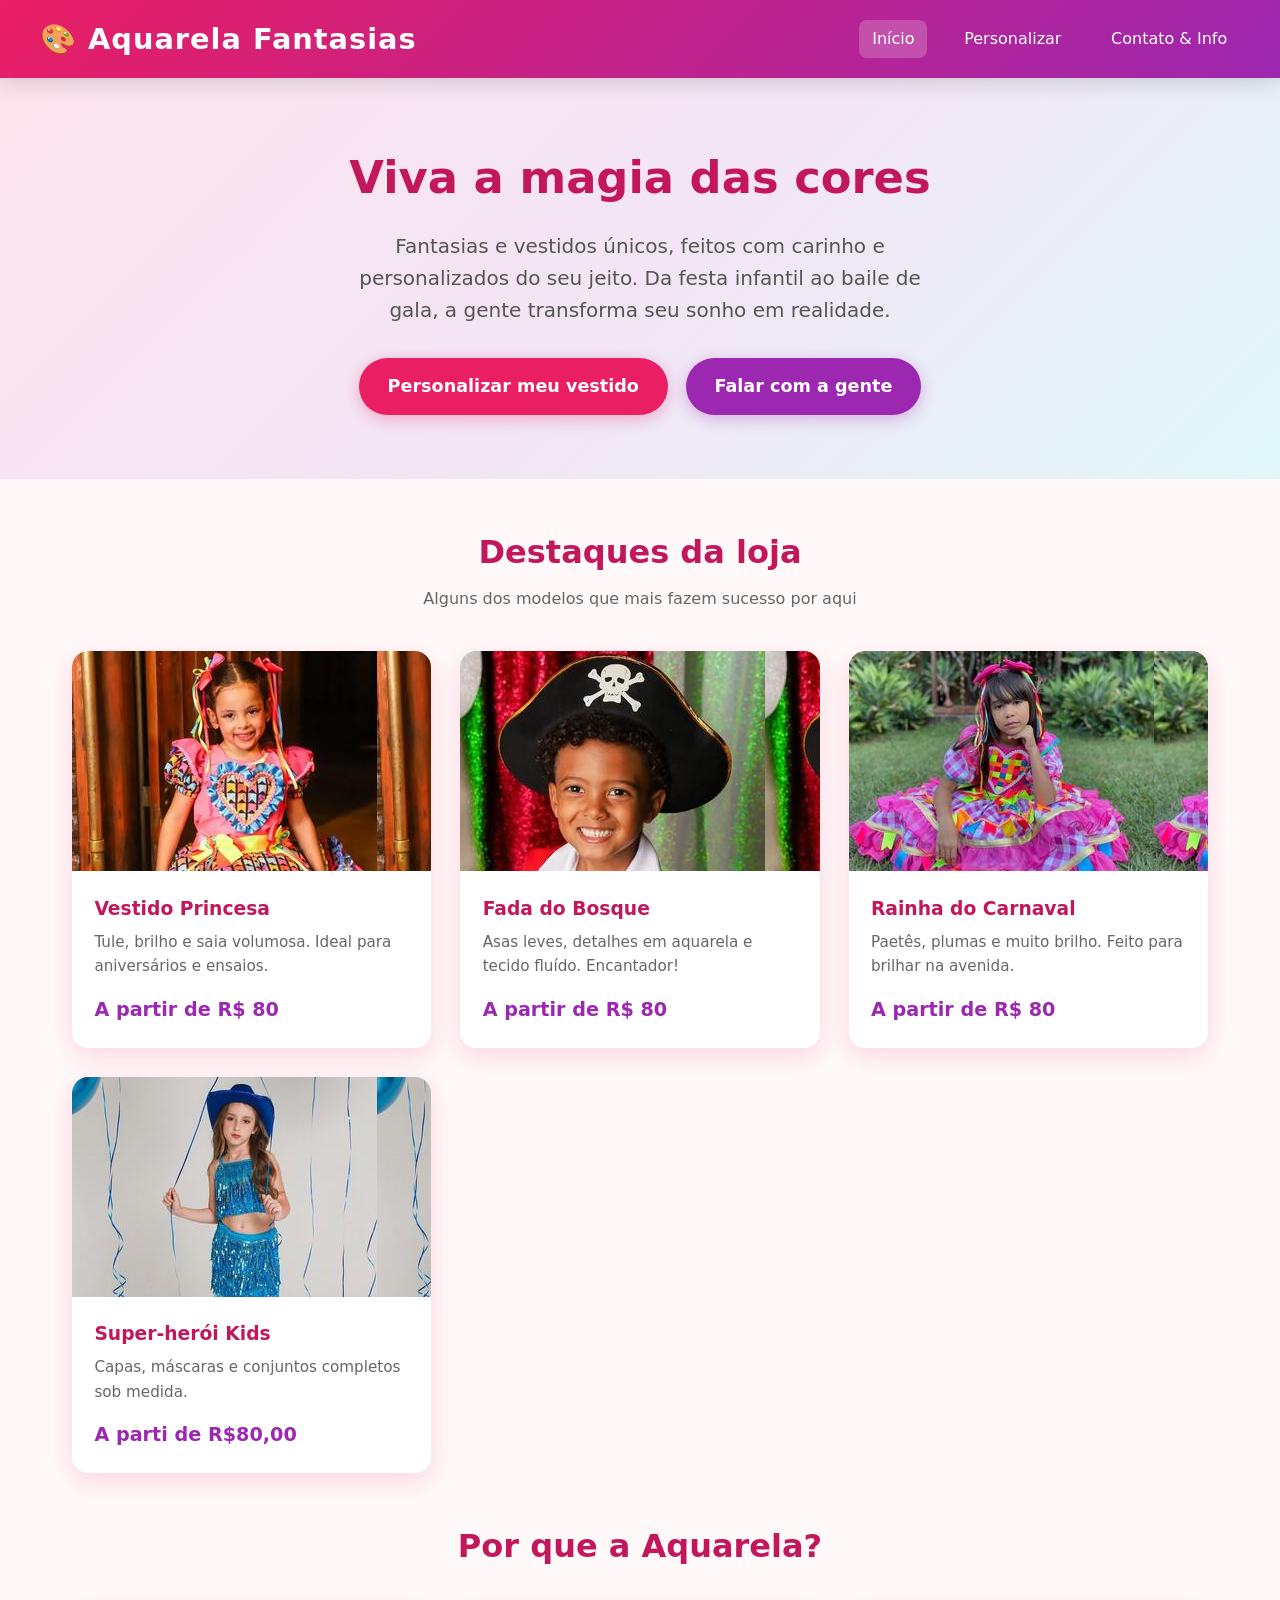
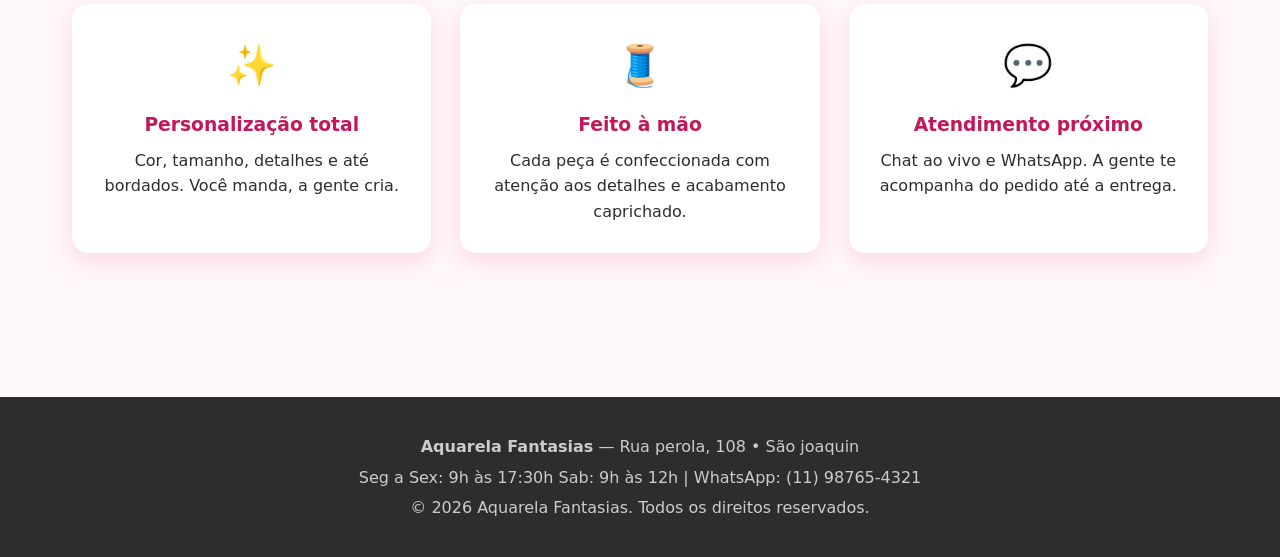
<file: index.html>
<!DOCTYPE html>
<html lang="pt-BR">
<head>
  <meta charset="UTF-8">
  <meta name="viewport" content="width=device-width, initial-scale=1.0">
  <title>Aquarela Fantasias | Loja de Fantasias e Vestidos</title>
  <link rel="stylesheet" href="style.css">
</head>
<body>
  <header>
    <div class="header-content">
      <a href="index.html" class="logo">🎨 Aquarela Fantasias</a>
      <nav>
        <a href="index.html" class="active">Início</a>
        <a href="personalizar.html">Personalizar</a>
        <a href="contato.html">Contato & Info</a>
      </nav>
    </div>
  </header>

  <section class="hero">
    <h1>Viva a magia das cores</h1>
    <p>Fantasias e vestidos únicos, feitos com carinho e personalizados do seu jeito. Da festa infantil ao baile de gala, a gente transforma seu sonho em realidade.</p>
    <a href="personalizar.html" class="btn">Personalizar meu vestido</a>
    <a href="contato.html" class="btn btn-secondary" style="margin-left: 0.8rem;">Falar com a gente</a>
  </section>

  <section class="container">
    <h2 class="section-title">Destaques da loja</h2>
    <p class="section-subtitle">Alguns dos modelos que mais fazem sucesso por aqui</p>

    <div class="cards">
      <div class="card">
        <div class="card-img"></div>
        <div class="card-body">
          <h3>Vestido Princesa</h3>
          <p>Tule, brilho e saia volumosa. Ideal para aniversários e ensaios.</p>
          <div class="price">A partir de R$ 80</div>
        </div>
      </div>
      <div class="card">
        <div class="card-img2"></div>
        <div class="card-body">
          <h3>Fada do Bosque</h3>
          <p>Asas leves, detalhes em aquarela e tecido fluído. Encantador!</p>
          <div class="price">A partir de R$ 80</div>
        </div>
      </div>
      <div class="card">
        <div class="card-img3"></div>
        <div class="card-body">
          <h3>Rainha do Carnaval</h3>
          <p>Paetês, plumas e muito brilho. Feito para brilhar na avenida.</p>
          <div class="price">A partir de R$ 80</div>
        </div>
      </div>
      <div class="card">
        <div class="card-img4"></div>
        <div class="card-body">
          <h3>Super-herói Kids</h3>
          <p>Capas, máscaras e conjuntos completos sob medida.</p>
          <div class="price">A parti de R$80,00</div>
        </div>
      </div>
    </div>
  </section>

  <section class="container" style="padding-top: 0;">
    <h2 class="section-title">Por que a Aquarela?</h2>
    <div class="info-grid" style="margin-top: 2rem;">
      <div class="info-card">
        <div class="icon">✨</div>
        <h3>Personalização total</h3>
        <p>Cor, tamanho, detalhes e até bordados. Você manda, a gente cria.</p>
      </div>
      <div class="info-card">
        <div class="icon">🧵</div>
        <h3>Feito à mão</h3>
        <p>Cada peça é confeccionada com atenção aos detalhes e acabamento caprichado.</p>
      </div>
      <div class="info-card">
        <div class="icon">💬</div>
        <h3>Atendimento próximo</h3>
        <p>Chat ao vivo e WhatsApp. A gente te acompanha do pedido até a entrega.</p>
      </div>
    </div>
  </section>

      

  <footer>
    <p><strong>Aquarela Fantasias</strong> — Rua perola, 108 • São joaquin</p>
    <p>Seg a Sex: 9h às 17:30h
      Sab: 9h às 12h | WhatsApp: (11) 98765-4321</p>
    <p>© 2026 Aquarela Fantasias. Todos os direitos reservados.</p>
  </footer>

</body>
</html>
</file>
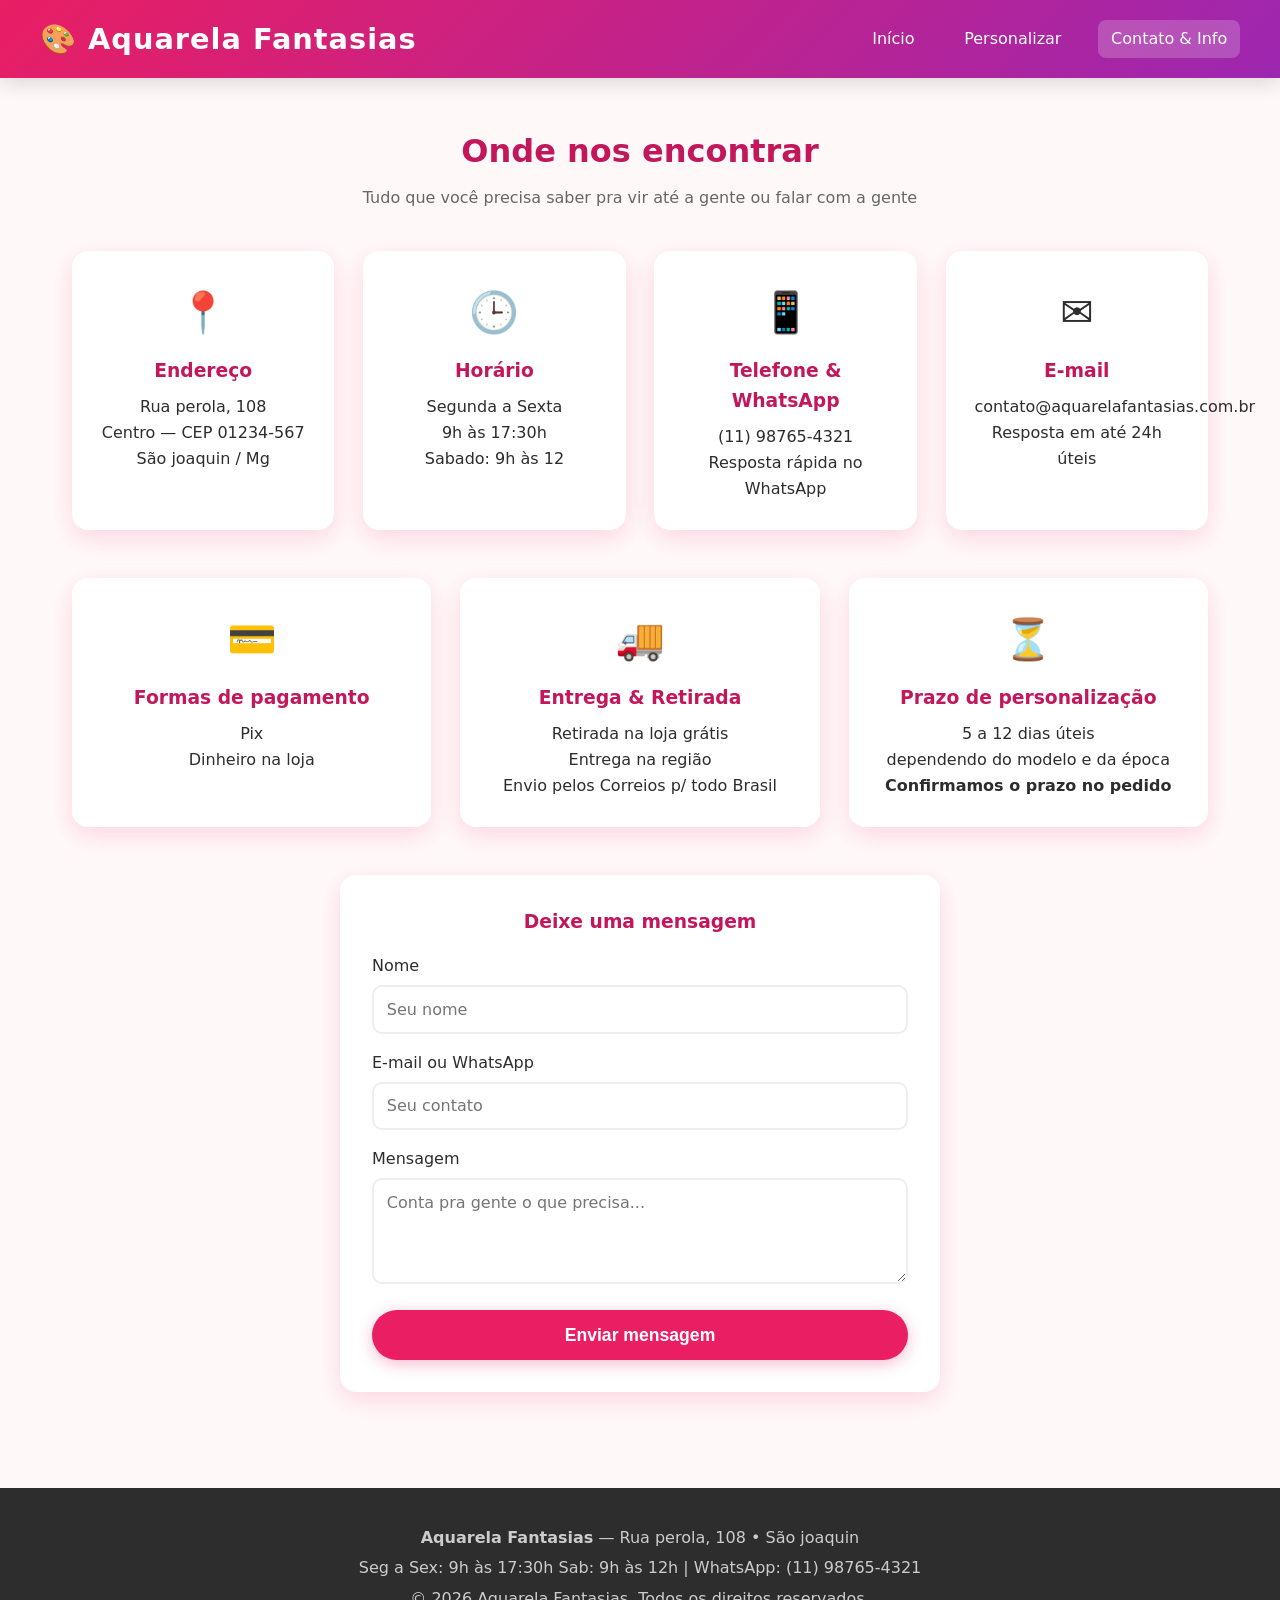
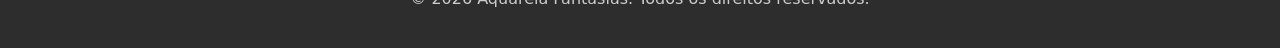
<file: contato.html>
<!DOCTYPE html>
<html lang="pt-BR">
<head>
  <meta charset="UTF-8">
  <meta name="viewport" content="width=device-width, initial-scale=1.0">
  <title>Contato & Informações | Aquarela Fantasias</title>
  <link rel="stylesheet" href="style.css">
</head>
<body>
  <header>
    <div class="header-content">
      <a href="index.html" class="logo">🎨 Aquarela Fantasias</a>
      <nav>
        <a href="index.html">Início</a>
        <a href="personalizar.html">Personalizar</a>
        <a href="contato.html" class="active">Contato & Info</a>
      </nav>
    </div>
  </header>

  <section class="container">
    <h2 class="section-title">Onde nos encontrar</h2>
    <p class="section-subtitle">Tudo que você precisa saber pra vir até a gente ou falar com a gente</p>

    <div class="info-grid">
      <div class="info-card">
        <div class="icon">📍</div>
        <h3>Endereço</h3>
        <p>Rua perola, 108<br>Centro — CEP 01234-567<br>São joaquin / Mg</p>
      </div>
      <div class="info-card">
        <div class="icon">🕒</div>
        <h3>Horário</h3>
        <p>Segunda a Sexta<br>9h às 17:30h<br>Sabado: 9h às 12</p>
      </div>
      <div class="info-card">
        <div class="icon">📱</div>
        <h3>Telefone & WhatsApp</h3>
        <p>(11) 98765-4321<br>Resposta rápida no WhatsApp<br></p>
      </div>
      <div class="info-card">
        <div class="icon">✉️</div>
        <h3>E-mail</h3>
        <p>contato@aquarelafantasias.com.br<br>Resposta em até 24h úteis</p>
      </div>
    </div>

    <div class="info-grid" style="margin-top: 1rem;">
      <div class="info-card">
        <div class="icon">💳</div>
        <h3>Formas de pagamento</h3>
        <p>Pix <br>Dinheiro na loja</p>
      </div>
      <div class="info-card">
        <div class="icon">🚚</div>
        <h3>Entrega & Retirada</h3>
        <p>Retirada na loja grátis<br>Entrega na região<br>Envio pelos Correios p/ todo Brasil</p>
      </div>
      <div class="info-card">
        <div class="icon">⏳</div>
        <h3>Prazo de personalização</h3>
        <p>5 a 12 dias úteis<br>dependendo do modelo e da época<br><strong>Confirmamos o prazo no pedido</strong></p>
      </div>
    </div>

    <div style="max-width: 600px; margin: 3rem auto 0; background: white; padding: 2rem; border-radius: 16px; box-shadow: 0 8px 24px rgba(233,30,99,0.15);">
      <h3 style="color: #c2185b; margin-bottom: 1rem; text-align: center;">Deixe uma mensagem</h3>

      <form id="contactForm" onsubmit="return enviarForm(event)">
  <label>Nome</label>
  <input type="text" id="nome" required placeholder="Seu nome">
  
  <label style="display:block; margin-top:1rem;">E-mail ou WhatsApp</label>
  <input type="text" id="contato" required placeholder="Seu contato">
  
  <label style="display:block; margin-top:1rem;">Mensagem</label>
  <textarea id="mensagem" rows="4" required placeholder="Conta pra gente o que precisa..."></textarea>
  
  <button type="submit" class="btn" style="width:100%; margin-top:1.2rem;" onclick="abrirWhatsApp()">Enviar mensagem</button>
      </form>
      
      <p id="formFeedback" style="text-align:center; margin-top:1rem; color:#4caf50; display:none;">Mensagem enviada! A gente te responde em breve 💖</p>
    </div>
  </section>

  <div class="chat-widget">
    <div class="chat-box" id="chatBox">
      <div class="chat-header">
        <span>💬 Atendimento Aquarela</span>
        <button id="chatClose" aria-label="Fechar">×</button>
      </div>
      <div class="chat-messages" id="chatMessages"></div>
      <div class="chat-input-area">
        <input type="text" id="chatInput" placeholder="Digite sua mensagem..." autocomplete="off">
        <button id="chatSend">➤</button>
      </div>
    </div>
    
  </div>

  <footer>
    <p><strong>Aquarela Fantasias</strong> — Rua perola, 108 • São joaquin</p>
    <p>Seg a Sex: 9h às 17:30h
      Sab: 9h às 12h | WhatsApp: (11) 98765-4321</p>
    <p>© 2026 Aquarela Fantasias. Todos os direitos reservados.</p>
  </footer>

 
  <script>
  function enviarForm(event) {
    event.preventDefault(); // impede a página de recarregar

    const nome = document.getElementById('nome').value;
    const contato = document.getElementById('contato').value;
    const mensagem = document.getElementById('mensagem').value;

    // Aqui você pode mandar pro WhatsApp, e-mail, ou só mostrar um alert por enquanto

    // Mostra o feedback
    document.getElementById('formFeedback').style.display = 'block';
    
    // Limpa o formulário
    document.getElementById('contactForm').reset();

    return false;
  }

    
function abrirWhatsApp() {

  const nome = document.getElementById("nome").value
  const contato = document.getElementById("contato").value
  const msg = document.getElementById("mensagem").value

  
    const mensagem = encodeURIComponent("Olá! Vim pelo site."
"nome: "+ nome
"contato: "+ contato
"mensagem: "+ mensagem);
    window.location.href = "https://wa.me/553197521743?text=" + mensagem;
}
</script>
</body>
</html>
</file>
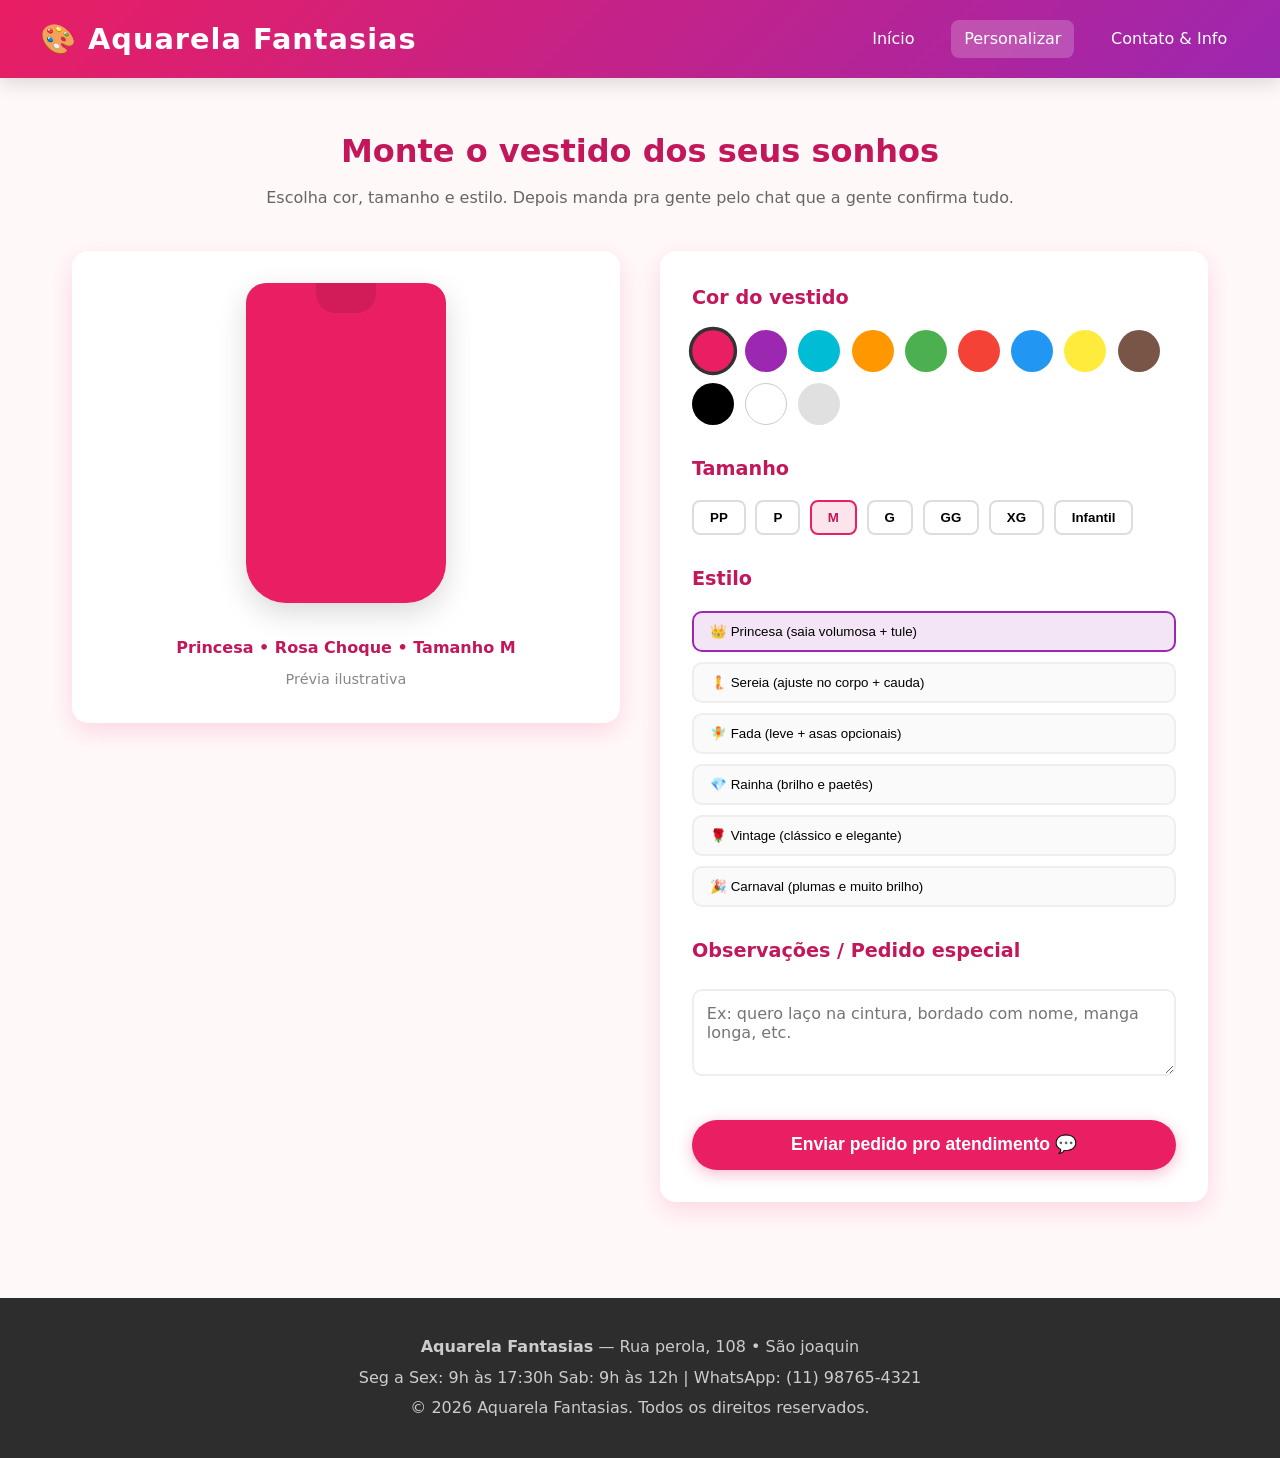
<file: personalizar.html>
<!DOCTYPE html>
<html lang="pt-BR">
<head>
  <meta charset="UTF-8">
  <meta name="viewport" content="width=device-width, initial-scale=1.0">
  <title>Personalizar Vestido | Aquarela Fantasias</title>
  <link rel="stylesheet" href="style.css">
</head>
<body>
  <header>
    <div class="header-content">
      <a href="index.html" class="logo">🎨 Aquarela Fantasias</a>
      <nav>
        <a href="index.html">Início</a>
        <a href="personalizar.html" class="active">Personalizar</a>
        <a href="contato.html">Contato & Info</a>
      </nav>
    </div>
  </header>

  <section class="container">
    <h2 class="section-title">Monte o vestido dos seus sonhos</h2>
    <p class="section-subtitle">Escolha cor, tamanho e estilo. Depois manda pra gente pelo chat que a gente confirma tudo.</p>

    <div class="customizer">
      <div class="preview-box">
        <div class="dress-preview" id="dressPreview" style="background: #e91e63;"></div>
        <p class="preview-label" id="previewLabel">Princesa • Rosa Choque • Tamanho M</p>
        <p style="color:#888; font-size:0.9rem; margin-top:0.5rem;">Prévia ilustrativa</p>
      </div>

      <div class="options">
        <div class="option-group">
          <h3>Cor do vestido</h3>
          <div class="colors">
            <button class="color-btn" data-color="#e91e63" style="background:#e91e63;" title="Rosa Choque"></button>
            <button class="color-btn" data-color="#9c27b0" style="background:#9c27b0;" title="Roxo"></button>
            <button class="color-btn" data-color="#00bcd4" style="background:#00bcd4;" title="Turquesa"></button>
            <button class="color-btn" data-color="#ff9800" style="background:#ff9800;" title="Laranja"></button>
            <button class="color-btn" data-color="#4caf50" style="background:#4caf50;" title="Verde"></button>
            <button class="color-btn" data-color="#f44336" style="background:#f44336;" title="Vermelho"></button>
            <button class="color-btn" data-color="#2196f3" style="background:#2196f3;" title="Azul"></button>
            <button class="color-btn" data-color="#ffeb3b" style="background:#ffeb3b;" title="Amarelo"></button>
            <button class="color-btn" data-color="#795548" style="background:#795548;" title="Marrom"></button>
            <button class="color-btn" data-color="#000000" style="background:#000000;" title="Preto"></button>
            <button class="color-btn" data-color="#ffffff" style="background:#ffffff; border:1px solid #ccc;" title="Branco"></button>
            <button class="color-btn" data-color="#e0e0e0" style="background:#e0e0e0;" title="Prata"></button>
          </div>
        </div>

        <div class="option-group">
          <h3>Tamanho</h3>
          <div class="sizes">
            <button class="size-btn" data-size="PP">PP</button>
            <button class="size-btn" data-size="P">P</button>
            <button class="size-btn" data-size="M">M</button>
            <button class="size-btn" data-size="G">G</button>
            <button class="size-btn" data-size="GG">GG</button>
            <button class="size-btn" data-size="XG">XG</button>
            <button class="size-btn" data-size="Infantil">Infantil</button>
          </div>
        </div>

        <div class="option-group">
          <h3>Estilo</h3>
          <div class="styles">
            <button class="style-btn" data-style="Princesa">👑 Princesa (saia volumosa + tule)</button>
            <button class="style-btn" data-style="Sereia">🧜 Sereia (ajuste no corpo + cauda)</button>
            <button class="style-btn" data-style="Fada">🧚 Fada (leve + asas opcionais)</button>
            <button class="style-btn" data-style="Rainha">💎 Rainha (brilho e paetês)</button>
            <button class="style-btn" data-style="Vintage">🌹 Vintage (clássico e elegante)</button>
            <button class="style-btn" data-style="Carnaval">🎉 Carnaval (plumas e muito brilho)</button>
          </div>
        </div>

        <div class="option-group">
          <h3>Observações / Pedido especial</h3>
          <textarea id="pedidoTexto" rows="3" placeholder="Ex: quero laço na cintura, bordado com nome, manga longa, etc."></textarea>
        </div>

        <button class="btn" id="btnEnviarPedido" style="width:100%; margin-top:0.5rem;">Enviar pedido pro atendimento 💬</button>
      </div>
    </div>
  </section>


  <footer>
    <p><strong>Aquarela Fantasias</strong> — Rua perola, 108 • São joaquin</p>
    <p>Seg a Sex: 9h às 17:30h
      Sab: 9h às 12h | WhatsApp: (11) 98765-4321</p>
    <p>© 2026 Aquarela Fantasias. Todos os direitos reservados.</p>
  </footer>

 
  <script src="personalizar.js"></script>
</body>
</html>
</file>
<file: style.css>
:root {
  --primary: #e91e63;
  --primary-dark: #c2185b;
  --secondary: #9c27b0;
  --accent: #00bcd4;
  --bg: #fff8f9;
  --text: #2d2d2d;
  --card-bg: #ffffff;
  --shadow: 0 8px 24px rgba(233, 30, 99, 0.15);
  --radius: 16px;
  --font: 'Segoe UI', system-ui, -apple-system, sans-serif;
}

* {
  margin: 0;
  padding: 0;
  box-sizing: border-box;
}

body {
  font-family: var(--font);
  background: var(--bg);
  color: var(--text);
  line-height: 1.6;
  min-height: 100vh;
}

header {
  background: linear-gradient(135deg, var(--primary), var(--secondary));
  color: white;
  padding: 1rem 2rem;
  position: sticky;
  top: 0;
  z-index: 100;
  box-shadow: 0 4px 20px rgba(0,0,0,0.15);
}

.header-content {
  max-width: 1200px;
  margin: 0 auto;
  display: flex;
  justify-content: space-between;
  align-items: center;
  flex-wrap: wrap;
  gap: 1rem;
}

.logo {
  font-size: 1.8rem;
  font-weight: 700;
  letter-spacing: 1px;
  text-decoration: none;
  color: white;
  display: flex;
  align-items: center;
  gap: 0.5rem;
}

nav {
  display: flex;
  gap: 1.5rem;
  flex-wrap: wrap;
}

nav a {
  color: white;
  text-decoration: none;
  font-weight: 500;
  padding: 0.4rem 0.8rem;
  border-radius: 8px;
  transition: background 0.2s;
}

nav a:hover,
nav a.active {
  background: rgba(255,255,255,0.2);
}

.hero {
  background: linear-gradient(135deg, #fce4ec 0%, #f3e5f5 50%, #e0f7fa 100%);
  padding: 4rem 2rem;
  text-align: center;
}

.hero h1 {
  font-size: 2.8rem;
  color: var(--primary-dark);
  margin-bottom: 1rem;
}

.hero p {
  font-size: 1.25rem;
  max-width: 600px;
  margin: 0 auto 2rem;
  color: #555;
}

.btn {
  display: inline-block;
  padding: 0.9rem 1.8rem;
  background: var(--primary);
  color: white;
  border: none;
  border-radius: 50px;
  font-size: 1.1rem;
  font-weight: 600;
  cursor: pointer;
  text-decoration: none;
  transition: transform 0.2s, box-shadow 0.2s, background 0.2s;
  box-shadow: 0 4px 15px rgba(233, 30, 99, 0.3);
}

.btn:hover {
  background: var(--primary-dark);
  transform: translateY(-2px);
  box-shadow: 0 6px 20px rgba(233, 30, 99, 0.4);
}

.btn-secondary {
  background: var(--secondary);
  box-shadow: 0 4px 15px rgba(156, 39, 176, 0.3);
}

.btn-secondary:hover {
  background: #7b1fa2;
}

.container {
  max-width: 1200px;
  margin: 0 auto;
  padding: 3rem 2rem;
}

.section-title {
  text-align: center;
  font-size: 2rem;
  color: var(--primary-dark);
  margin-bottom: 0.5rem;
}

.section-subtitle {
  text-align: center;
  color: #666;
  margin-bottom: 2.5rem;
}

.cards {
  display: grid;
  grid-template-columns: repeat(auto-fill, minmax(280px, 1fr));
  gap: 1.8rem;
}

.card {
  background: var(--card-bg);
  border-radius: var(--radius);
  overflow: hidden;
  box-shadow: var(--shadow);
  transition: transform 0.25s, box-shadow 0.25s;
}

.card:hover {
  transform: translateY(-6px);
  box-shadow: 0 12px 30px rgba(233, 30, 99, 0.2);
}

.card-img {
  height: 220px;
  background-image: url("img1.jpg");
  display: flex;
  align-items: center;
  justify-content: center;
  font-size: 4rem;
  color: white;
  text-shadow: 0 2px 8px rgba(0,0,0,0.2);
}

.card-img2 {
  height: 220px;
  background-image: url("img2.jpg");
  display: flex;
  align-items: center;
  justify-content: center;
  font-size: 4rem;
  color: white;
  text-shadow: 0 2px 8px rgba(0,0,0,0.2);
}

.card-img3 {
  height: 220px;
  background-image: url("img3.jpg");
  display: flex;
  align-items: center;
  justify-content: center;
  font-size: 4rem;
  color: white;
  text-shadow: 0 2px 8px rgba(0,0,0,0.2);
}

.card-img4 {
  height: 220px;
  background-image: url("img4.jpg");
  display: flex;
  align-items: center;
  justify-content: center;
  font-size: 4rem;
  color: white;
  text-shadow: 0 2px 8px rgba(0,0,0,0.2);
}






.card-body {
  padding: 1.4rem;
}

.card-body h3 {
  color: var(--primary-dark);
  margin-bottom: 0.4rem;
}

.card-body p {
  color: #666;
  font-size: 0.95rem;
  margin-bottom: 1rem;
}

.price {
  font-weight: 700;
  color: var(--secondary);
  font-size: 1.2rem;
}

.customizer {
  display: grid;
  grid-template-columns: 1fr 1fr;
  gap: 2.5rem;
  align-items: start;
}

@media (max-width: 800px) {
  .customizer {
    grid-template-columns: 1fr;
  }
}

.preview-box {
  background: white;
  border-radius: var(--radius);
  padding: 2rem;
  box-shadow: var(--shadow);
  text-align: center;
  min-height: 420px;
  display: flex;
  flex-direction: column;
  align-items: center;
  justify-content: center;
}

.dress-preview {
  width: 200px;
  height: 320px;
  border-radius: 20px 20px 40px 40px;
  margin-bottom: 1.5rem;
  transition: background 0.4s, box-shadow 0.4s;
  position: relative;
  box-shadow: 0 10px 30px rgba(0,0,0,0.15);
}

.dress-preview::before {
  content: '';
  position: absolute;
  top: 0;
  left: 50%;
  transform: translateX(-50%);
  width: 60px;
  height: 30px;
  background: inherit;
  border-radius: 0 0 20px 20px;
  filter: brightness(0.9);
}

.preview-label {
  font-weight: 600;
  color: var(--primary-dark);
  margin-top: 0.5rem;
}

.options {
  background: white;
  border-radius: var(--radius);
  padding: 2rem;
  box-shadow: var(--shadow);
}

.options h3 {
  color: var(--primary-dark);
  margin-bottom: 1rem;
  font-size: 1.2rem;
}

.option-group {
  margin-bottom: 1.8rem;
}

.colors {
  display: flex;
  flex-wrap: wrap;
  gap: 0.7rem;
}

.color-btn {
  width: 42px;
  height: 42px;
  border-radius: 50%;
  border: 3px solid transparent;
  cursor: pointer;
  transition: transform 0.2s, border-color 0.2s;
}

.color-btn:hover,
.color-btn.active {
  transform: scale(1.15);
  border-color: #333;
}

.sizes {
  display: flex;
  gap: 0.6rem;
  flex-wrap: wrap;
}

.size-btn {
  padding: 0.5rem 1rem;
  border: 2px solid #ddd;
  background: white;
  border-radius: 8px;
  cursor: pointer;
  font-weight: 600;
  transition: all 0.2s;
}

.size-btn:hover,
.size-btn.active {
  border-color: var(--primary);
  background: #fce4ec;
  color: var(--primary-dark);
}

.styles {
  display: flex;
  flex-direction: column;
  gap: 0.6rem;
}

.style-btn {
  padding: 0.7rem 1rem;
  border: 2px solid #eee;
  background: #fafafa;
  border-radius: 10px;
  cursor: pointer;
  text-align: left;
  transition: all 0.2s;
}

.style-btn:hover,
.style-btn.active {
  border-color: var(--secondary);
  background: #f3e5f5;
}

textarea, input[type="text"], input[type="email"] {
  width: 100%;
  padding: 0.8rem;
  border: 2px solid #eee;
  border-radius: 10px;
  font-family: inherit;
  font-size: 1rem;
  margin-top: 0.4rem;
  transition: border-color 0.2s;
}

textarea:focus, input:focus {
  outline: none;
  border-color: var(--primary);
}

.info-grid {
  display: grid;
  grid-template-columns: repeat(auto-fit, minmax(260px, 1fr));
  gap: 1.8rem;
  margin-bottom: 3rem;
}

.info-card {
  background: white;
  padding: 1.8rem;
  border-radius: var(--radius);
  box-shadow: var(--shadow);
  text-align: center;
}

.info-card .icon {
  font-size: 2.5rem;
  margin-bottom: 0.8rem;
}

.info-card h3 {
  color: var(--primary-dark);
  margin-bottom: 0.5rem;
}

.chat-widget {
  position: fixed;
  bottom: 24px;
  right: 24px;
  z-index: 1000;
}

.chat-toggle {
  width: 60px;
  height: 60px;
  border-radius: 50%;
  background: linear-gradient(135deg, var(--primary), var(--secondary));
  color: white;
  border: none;
  font-size: 1.6rem;
  cursor: pointer;
  box-shadow: 0 6px 20px rgba(233, 30, 99, 0.4);
  transition: transform 0.2s;
}

.chat-toggle:hover {
  transform: scale(1.08);
}

.chat-box {
  display: none;
  width: 340px;
  height: 460px;
  background: white;
  border-radius: 16px;
  box-shadow: 0 12px 40px rgba(0,0,0,0.2);
  flex-direction: column;
  overflow: hidden;
  margin-bottom: 12px;
}

.chat-box.open {
  display: flex;
}

.chat-header {
  background: linear-gradient(135deg, var(--primary), var(--secondary));
  color: white;
  padding: 1rem;
  font-weight: 600;
  display: flex;
  justify-content: space-between;
  align-items: center;
}

.chat-header button {
  background: none;
  border: none;
  color: white;
  font-size: 1.3rem;
  cursor: pointer;
}

.chat-messages {
  flex: 1;
  padding: 1rem;
  overflow-y: auto;
  display: flex;
  flex-direction: column;
  gap: 0.8rem;
  background: #f9f9f9;
}

.message {
  max-width: 80%;
  padding: 0.7rem 1rem;
  border-radius: 14px;
  font-size: 0.95rem;
  line-height: 1.4;
}

.message.bot {
  background: #fce4ec;
  align-self: flex-start;
  border-bottom-left-radius: 4px;
}

.message.user {
  background: var(--primary);
  color: white;
  align-self: flex-end;
  border-bottom-right-radius: 4px;
}

.chat-input-area {
  display: flex;
  padding: 0.8rem;
  border-top: 1px solid #eee;
  gap: 0.5rem;
}

.chat-input-area input {
  flex: 1;
  border: 2px solid #eee;
  border-radius: 20px;
  padding: 0.6rem 1rem;
  font-size: 0.95rem;
}

.chat-input-area button {
  background: var(--primary);
  color: white;
  border: none;
  border-radius: 50%;
  width: 40px;
  height: 40px;
  cursor: pointer;
  font-size: 1.1rem;
}

footer {
  background: #2d2d2d;
  color: #ccc;
  text-align: center;
  padding: 2rem;
  margin-top: 3rem;
}

footer a {
  color: #f8bbd9;
  text-decoration: none;
}

footer p {
  margin: 0.3rem 0;
}

@media (max-width: 600px) {
  .hero h1 {
    font-size: 2rem;
  }
  .chat-box {
    width: calc(100vw - 40px);
    right: 0;
  }
  nav {
    gap: 0.8rem;
  }
}
</file>
